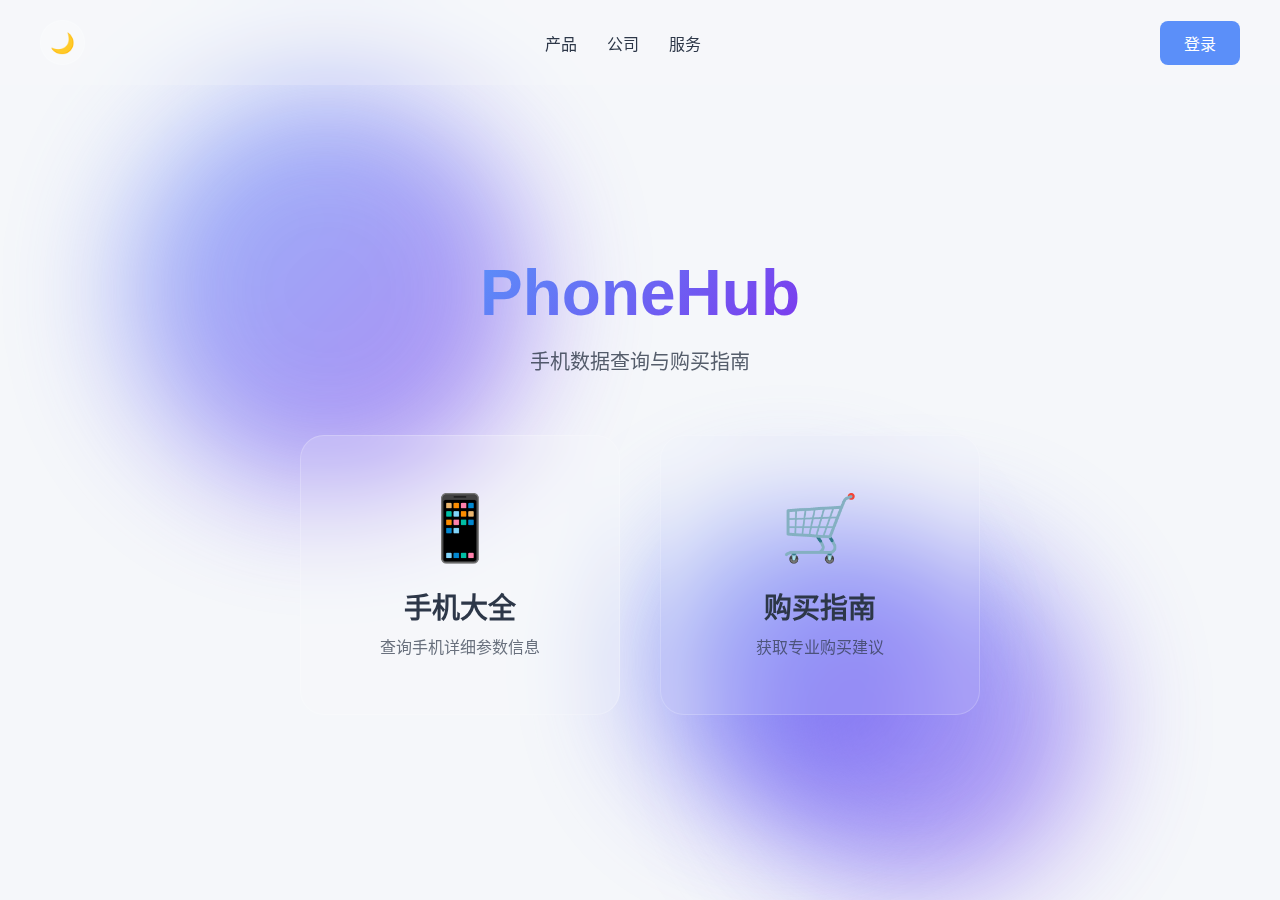
<file: index.html>
<!DOCTYPE html>
<html lang="zh-CN">
<head>
    <meta charset="UTF-8">
    <meta name="viewport" content="width=device-width, initial-scale=1.0">
    <title>PhoneHub - 手机数据查询与购买指南</title>
    <link rel="stylesheet" href="index.css">
</head>
<body class="light-theme">
    <!-- 液态背景球体 -->
    <div class="liquid-background">
        <div class="liquid-ball ball-1"></div>
        <div class="liquid-ball ball-2"></div>
        <div class="liquid-ball ball-3"></div>
    </div>

    <!-- 导航栏 -->
    <nav class="navbar">
        <div class="nav-left">
            <button class="theme-toggle" id="themeToggle" aria-label="切换主题">
                <span class="theme-icon">🌙</span>
            </button>
        </div>
        <div class="nav-center">
            <a href="https://ys.mihoyo.com/" class="nav-link">产品</a>
            <a href="https://ys.mihoyo.com/" class="nav-link">公司</a>
            <a href="https://ys.mihoyo.com/" class="nav-link">服务</a>
        </div>
        <div class="nav-right">
            <button class="login-btn" id="loginBtn">登录</button>
        </div>
    </nav>

    <!-- 主要内容区域 -->
    <main class="main-content">
        <h1 class="site-title">PhoneHub</h1>
        <p class="site-subtitle">手机数据查询与购买指南</p>
        
        <div class="feature-buttons">
            <a href="phone-list.html" class="feature-btn btn-query">
                <div class="btn-icon">📱</div>
                <div class="btn-text">
                    <h2>手机大全</h2>
                    <p>查询手机详细参数信息</p>
                </div>
            </a>
            <a href="#" class="feature-btn btn-guide">
                <div class="btn-icon">🛒</div>
                <div class="btn-text">
                    <h2>购买指南</h2>
                    <p>获取专业购买建议</p>
                </div>
            </a>
        </div>
    </main>

    <!-- 登录/注册弹窗 -->
    <div class="modal-overlay" id="loginModal">
        <div class="modal-container">
            <button class="modal-close" id="closeModal">&times;</button>
            
            <!-- 一级选择：登录/注册 -->
            <div class="auth-select" id="authSelect">
                <button class="auth-option active" data-type="login">登录</button>
                <button class="auth-option" data-type="register">注册</button>
            </div>

            <!-- 功能页跳转（登录弹窗左侧） -->
            <div class="modal-side-nav">
                <a href="phone-list.html" class="side-nav-link">手机大全</a>
                <a href="#" class="side-nav-link">购买指南</a>
            </div>

            <!-- 登录表单 -->
            <div class="auth-form" id="loginForm">
                <h2>登录</h2>
                <div class="form-group">
                    <label>手机号</label>
                    <input type="tel" placeholder="请输入手机号" id="loginPhone">
                </div>
                <div class="form-group">
                    <label>密码</label>
                    <input type="password" placeholder="请输入密码" id="loginPassword">
                </div>
                <div class="form-group checkbox-group">
                    <input type="checkbox" id="loginAgree">
                    <label for="loginAgree">
                        我已阅读并同意
                        <a href="https://ys.mihoyo.com/" target="_blank" class="agreement-link">《用户协议》</a>
                    </label>
                </div>
                <button class="submit-btn" id="loginSubmit" disabled>登录</button>
            </div>

            <!-- 注册表单 -->
            <div class="auth-form hidden" id="registerForm">
                <h2>注册</h2>
                <div class="form-group">
                    <label>手机号</label>
                    <input type="tel" placeholder="请输入手机号" id="registerPhone">
                </div>
                <div class="form-group">
                    <label>密码</label>
                    <input type="password" placeholder="请设置密码" id="registerPassword">
                </div>
                <div class="form-group">
                    <label>确认密码</label>
                    <input type="password" placeholder="请再次输入密码" id="registerPasswordConfirm">
                </div>
                <div class="form-group checkbox-group">
                    <input type="checkbox" id="registerAgree">
                    <label for="registerAgree">
                        我已阅读并同意
                        <a href="https://ys.mihoyo.com/" target="_blank" class="agreement-link">《用户协议》</a>
                    </label>
                </div>
                <button class="submit-btn" id="registerSubmit" disabled>注册</button>
            </div>
        </div>
    </div>

    <script src="common.js"></script>
    <script src="index.js"></script>
</body>
</html>
</file>
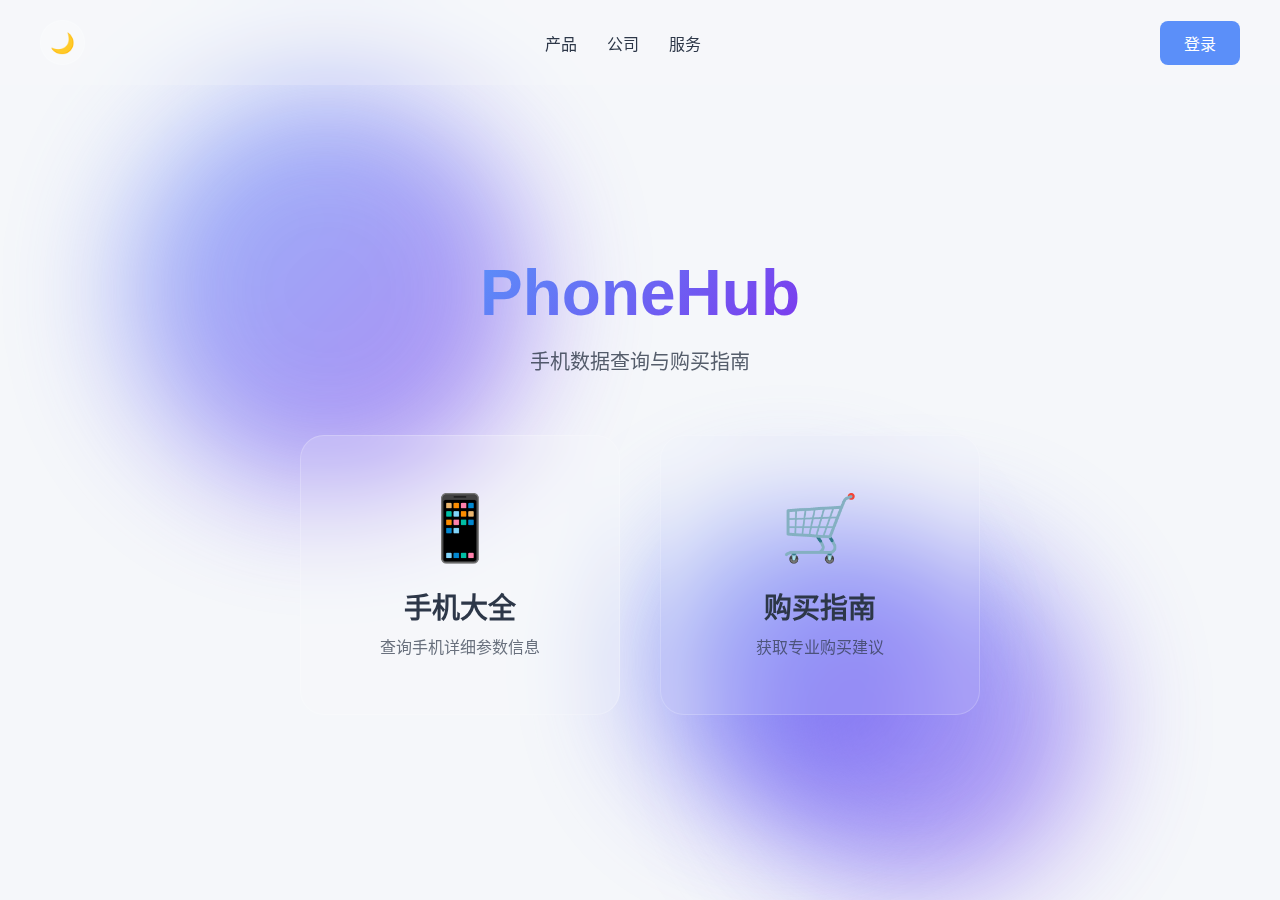
<file: 手机网站购买指南/index.html>
<!DOCTYPE html>
<html lang="zh-CN">
<head>
    <meta charset="UTF-8">
    <meta name="viewport" content="width=device-width, initial-scale=1.0">
    <title>PhoneHub - 手机数据查询与购买指南</title>
    <link rel="stylesheet" href="index.css">
</head>
<body class="light-theme">
    <!-- 液态背景球体 -->
    <div class="liquid-background">
        <div class="liquid-ball ball-1"></div>
        <div class="liquid-ball ball-2"></div>
        <div class="liquid-ball ball-3"></div>
    </div>

    <!-- 导航栏 -->
    <nav class="navbar">
        <div class="nav-left">
            <button class="theme-toggle" id="themeToggle" aria-label="切换主题">
                <span class="theme-icon">🌙</span>
            </button>
        </div>
        <div class="nav-center">
            <a href="https://ys.mihoyo.com/" class="nav-link">产品</a>
            <a href="https://ys.mihoyo.com/" class="nav-link">公司</a>
            <a href="https://ys.mihoyo.com/" class="nav-link">服务</a>
        </div>
        <div class="nav-right">
            <button class="login-btn" id="loginBtn">登录</button>
        </div>
    </nav>

    <!-- 主要内容区域 -->
    <main class="main-content">
        <h1 class="site-title">PhoneHub</h1>
        <p class="site-subtitle">手机数据查询与购买指南</p>
        
        <div class="feature-buttons">
            <a href="phone-list.html" class="feature-btn btn-query">
                <div class="btn-icon">📱</div>
                <div class="btn-text">
                    <h2>手机大全</h2>
                    <p>查询手机详细参数信息</p>
                </div>
            </a>
            <a href="budget-recommendation.html" class="feature-btn btn-guide">
                <div class="btn-icon">🛒</div>
                <div class="btn-text">
                    <h2>购买指南</h2>
                    <p>获取专业购买建议</p>
                </div>
            </a>
        </div>
    </main>

    <!-- 登录/注册弹窗 -->
    <div class="modal-overlay" id="loginModal">
        <div class="modal-container">
            <button class="modal-close" id="closeModal">&times;</button>
            
            <!-- 一级选择：登录/注册 -->
            <div class="auth-select" id="authSelect">
                <button class="auth-option active" data-type="login">登录</button>
                <button class="auth-option" data-type="register">注册</button>
            </div>

            <!-- 功能页跳转（登录弹窗左侧） -->
            <div class="modal-side-nav">
                <a href="phone-list.html" class="side-nav-link">手机大全</a>
                <a href="budget-recommendation.html" class="side-nav-link">购买指南</a>
            </div>

            <!-- 登录表单 -->
            <div class="auth-form" id="loginForm">
                <h2>登录</h2>
                <div class="form-group">
                    <label>手机号</label>
                    <input type="tel" placeholder="请输入手机号" id="loginPhone">
                </div>
                <div class="form-group">
                    <label>密码</label>
                    <input type="password" placeholder="请输入密码" id="loginPassword">
                </div>
                <div class="form-group checkbox-group">
                    <input type="checkbox" id="loginAgree">
                    <label for="loginAgree">
                        我已阅读并同意
                        <a href="https://ys.mihoyo.com/" target="_blank" class="agreement-link">《用户协议》</a>
                    </label>
                </div>
                <button class="submit-btn" id="loginSubmit" disabled>登录</button>
            </div>

            <!-- 注册表单 -->
            <div class="auth-form hidden" id="registerForm">
                <h2>注册</h2>
                <div class="form-group">
                    <label>手机号</label>
                    <input type="tel" placeholder="请输入手机号" id="registerPhone">
                </div>
                <div class="form-group">
                    <label>密码</label>
                    <input type="password" placeholder="请设置密码" id="registerPassword">
                </div>
                <div class="form-group">
                    <label>确认密码</label>
                    <input type="password" placeholder="请再次输入密码" id="registerPasswordConfirm">
                </div>
                <div class="form-group checkbox-group">
                    <input type="checkbox" id="registerAgree">
                    <label for="registerAgree">
                        我已阅读并同意
                        <a href="https://ys.mihoyo.com/" target="_blank" class="agreement-link">《用户协议》</a>
                    </label>
                </div>
                <button class="submit-btn" id="registerSubmit" disabled>注册</button>
            </div>
        </div>
    </div>

    <script src="common.js"></script>
    <script src="index.js"></script>
</body>
</html>
</file>
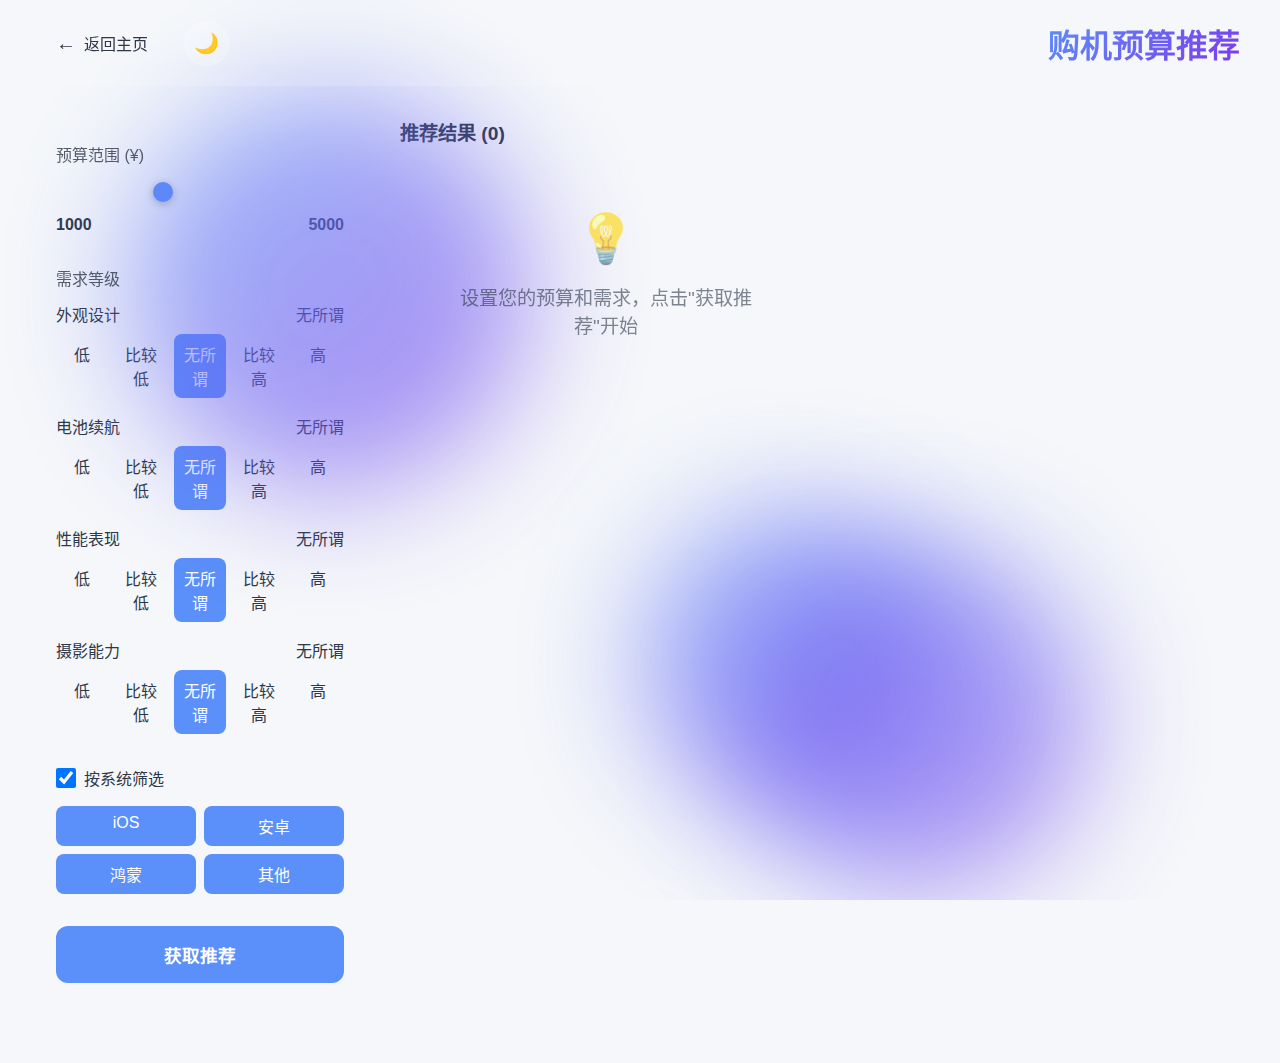
<file: 手机网站购买指南/budget-recommendation.html>
<!DOCTYPE html>
<html lang="zh-CN">
<head>
    <meta charset="UTF-8">
    <meta name="viewport" content="width=device-width, initial-scale=1.0">
    <title>购机预算推荐 - PhoneHub</title>
    <link rel="stylesheet" href="phone-list.css">
    <style>
        /* 预算推荐页面特有样式 */
        .recommendation-container {
            display: flex;
            gap: 2rem;
            padding: 2rem;
            max-width: 1400px;
            margin: 0 auto;
        }
        
        .filter-section {
            background: var(--card-bg);
            border-radius: 16px;
            padding: 1.5rem;
            box-shadow: var(--card-shadow);
        }
        
        .price-range-section {
            margin-bottom: 2rem;
        }
        
        .price-slider-container {
            margin: 1rem 0;
        }
        
        .price-slider {
            width: 100%;
            height: 8px;
            -webkit-appearance: none;
            background: linear-gradient(to right, var(--primary-color), var(--primary-color)) no-repeat;
            background-size: 0% 100%;
            border-radius: 4px;
            outline: none;
        }
        
        .price-slider::-webkit-slider-thumb {
            -webkit-appearance: none;
            width: 20px;
            height: 20px;
            border-radius: 50%;
            background: var(--primary-color);
            cursor: pointer;
            box-shadow: 0 2px 8px rgba(0,0,0,0.3);
        }
        
        .price-display {
            display: flex;
            justify-content: space-between;
            margin-top: 0.5rem;
            font-weight: bold;
        }
        
        .requirement-section {
            margin-bottom: 2rem;
        }
        
        .requirement-item {
            margin-bottom: 1rem;
        }
        
        .requirement-label {
            display: flex;
            justify-content: space-between;
            margin-bottom: 0.5rem;
        }
        
        .rating-selector {
            display: flex;
            gap: 0.5rem;
        }
        
        .rating-option {
            flex: 1;
            padding: 0.5rem;
            text-align: center;
            border: 2px solid var(--border-color);
            border-radius: 8px;
            cursor: pointer;
            transition: all 0.3s ease;
        }
        
        .rating-option:hover {
            transform: scale(1.05);
            border-color: var(--primary-color);
        }
        
        .rating-option.selected {
            background: var(--primary-color);
            color: white;
            border-color: var(--primary-color);
        }
        
        .system-filter-section {
            margin-bottom: 2rem;
        }
        
        .system-toggle {
            display: flex;
            align-items: center;
            gap: 0.5rem;
            margin-bottom: 1rem;
        }
        
        .system-toggle input[type="checkbox"] {
            width: 20px;
            height: 20px;
        }
        
        .system-options {
            display: grid;
            grid-template-columns: repeat(auto-fit, minmax(100px, 1fr));
            gap: 0.5rem;
        }
        
        .system-option {
            padding: 0.5rem;
            text-align: center;
            border: 2px solid var(--border-color);
            border-radius: 8px;
            cursor: pointer;
            transition: all 0.3s ease;
        }
        
        .system-option:hover {
            transform: scale(1.05);
            border-color: var(--primary-color);
        }
        
        .system-option.selected {
            background: var(--primary-color);
            color: white;
            border-color: var(--primary-color);
        }
        
        .recommend-button {
            width: 100%;
            padding: 1rem;
            background: var(--primary-color);
            color: white;
            border: none;
            border-radius: 12px;
            font-size: 1.1rem;
            font-weight: bold;
            cursor: pointer;
            transition: all 0.3s ease;
        }
        
        .recommend-button:hover {
            transform: scale(1.05);
            box-shadow: 0 4px 20px rgba(0,0,0,0.3);
        }
        
        .results-container {
            flex: 1;
        }
        
        .results-header {
            display: flex;
            justify-content: space-between;
            align-items: center;
            margin-bottom: 1rem;
        }
        
        .results-count {
            font-size: 1.2rem;
            font-weight: bold;
        }
        
        .phone-results {
            display: grid;
            grid-template-columns: repeat(auto-fill, minmax(280px, 1fr));
            gap: 1.5rem;
        }
        
        .phone-card.recommended {
            opacity: 0;
            transform: translateY(20px);
            animation: fadeInUp 0.6s ease forwards;
        }
        
        @keyframes fadeInUp {
            to {
                opacity: 1;
                transform: translateY(0);
            }
        }
        
        .empty-state {
            text-align: center;
            padding: 3rem;
            color: var(--text-secondary);
        }
        
        .empty-state-icon {
            font-size: 3rem;
            margin-bottom: 1rem;
        }
        
        .empty-state-text {
            font-size: 1.2rem;
        }
        
        /* 暗色主题适配 */
        .dark-theme .filter-section {
            background: #2d2d2d;
            box-shadow: 0 4px 20px rgba(0,0,0,0.5);
        }
        
        .dark-theme .rating-option,
        .dark-theme .system-option {
            border-color: #444;
        }
        
        .dark-theme .rating-option.selected,
        .dark-theme .system-option.selected {
            background: #007bff;
        }
    </style>
</head>
<body class="light-theme">
    <!-- 液态背景球体 -->
    <div class="liquid-background">
        <div class="liquid-ball ball-1"></div>
        <div class="liquid-ball ball-2"></div>
        <div class="liquid-ball ball-3"></div>
    </div>

    <!-- 顶部导航 -->
    <nav class="top-nav">
        <div class="nav-left">
            <a href="index.html" class="back-btn">
                <span class="back-icon">←</span>
                <span>返回主页</span>
            </a>
            <button class="theme-toggle" id="themeToggle" aria-label="切换主题">
                <span class="theme-icon">🌙</span>
            </button>
        </div>
        <h1 class="page-title">购机预算推荐</h1>
    </nav>

    <!-- 主要内容区域 -->
    <div class="recommendation-container">
        <!-- 左侧筛选区域 -->
        <aside class="filter-section">
            <!-- 价格范围筛选 -->
            <div class="price-range-section">
                <h3 class="filter-section-title">预算范围 (¥)</h3>
                <div class="price-slider-container">
                    <input type="range" min="1000" max="12000" step="100" value="5000" class="price-slider" id="priceSlider">
                </div>
                <div class="price-display">
                    <span id="minPrice">1000</span>
                    <span id="maxPrice">5000</span>
                </div>
            </div>

            <!-- 需求等级筛选 -->
            <div class="requirement-section">
                <h3 class="filter-section-title">需求等级</h3>
                <div class="requirement-item">
                    <div class="requirement-label">
                        <span>外观设计</span>
                        <span class="current-rating" data-type="appearance">无所谓</span>
                    </div>
                    <div class="rating-selector" data-type="appearance">
                        <div class="rating-option" data-value="1">低</div>
                        <div class="rating-option" data-value="2">比较低</div>
                        <div class="rating-option selected" data-value="3">无所谓</div>
                        <div class="rating-option" data-value="4">比较高</div>
                        <div class="rating-option" data-value="5">高</div>
                    </div>
                </div>
                <div class="requirement-item">
                    <div class="requirement-label">
                        <span>电池续航</span>
                        <span class="current-rating" data-type="battery">无所谓</span>
                    </div>
                    <div class="rating-selector" data-type="battery">
                        <div class="rating-option" data-value="1">低</div>
                        <div class="rating-option" data-value="2">比较低</div>
                        <div class="rating-option selected" data-value="3">无所谓</div>
                        <div class="rating-option" data-value="4">比较高</div>
                        <div class="rating-option" data-value="5">高</div>
                    </div>
                </div>
                <div class="requirement-item">
                    <div class="requirement-label">
                        <span>性能表现</span>
                        <span class="current-rating" data-type="performance">无所谓</span>
                    </div>
                    <div class="rating-selector" data-type="performance">
                        <div class="rating-option" data-value="1">低</div>
                        <div class="rating-option" data-value="2">比较低</div>
                        <div class="rating-option selected" data-value="3">无所谓</div>
                        <div class="rating-option" data-value="4">比较高</div>
                        <div class="rating-option" data-value="5">高</div>
                    </div>
                </div>
                <div class="requirement-item">
                    <div class="requirement-label">
                        <span>摄影能力</span>
                        <span class="current-rating" data-type="camera">无所谓</span>
                    </div>
                    <div class="rating-selector" data-type="camera">
                        <div class="rating-option" data-value="1">低</div>
                        <div class="rating-option" data-value="2">比较低</div>
                        <div class="rating-option selected" data-value="3">无所谓</div>
                        <div class="rating-option" data-value="4">比较高</div>
                        <div class="rating-option" data-value="5">高</div>
                    </div>
                </div>
            </div>

            <!-- 系统筛选 -->
            <div class="system-filter-section">
                <div class="system-toggle">
                    <input type="checkbox" id="systemToggle" checked>
                    <label for="systemToggle">按系统筛选</label>
                </div>
                <div class="system-options" id="systemOptions">
                    <div class="system-option" data-system="ios">iOS</div>
                    <div class="system-option" data-system="android">安卓</div>
                    <div class="system-option" data-system="harmony">鸿蒙</div>
                    <div class="system-option" data-system="other">其他</div>
                </div>
            </div>

            <!-- 推荐按钮 -->
            <button class="recommend-button" id="recommendButton">获取推荐</button>
        </aside>

        <!-- 右侧结果区域 -->
        <main class="results-container">
            <div class="results-header">
                <h2 class="results-count">推荐结果 (<span id="resultCount">0</span>)</h2>
            </div>
            <div class="phone-results" id="phoneResults">
                <div class="empty-state">
                    <div class="empty-state-icon">💡</div>
                    <div class="empty-state-text">设置您的预算和需求，点击"获取推荐"开始</div>
                </div>
            </div>
        </main>
    </div>

    <!-- 手机详情弹窗 -->
    <div class="modal-overlay" id="phoneModal">
        <div class="modal-container">
            <button class="modal-close" id="closePhoneModal">&times;</button>
            <div class="phone-detail" id="phoneDetail">
                <!-- 动态生成详情内容 -->
            </div>
        </div>
    </div>

    <script src="common.js"></script>
    <script src="budget-recommendation.js"></script>
</body>
</html>
</file>
<file: index.css>
/* 全局变量 */
:root {
    --primary-color: #5B8FF9;
    --primary-dark: #4A7AE8;
    --secondary-color: #7C3AED;
    --bg-light: #F5F7FA;
    --bg-dark: #1A1D29;
    --text-light: #2D3748;
    --text-dark: #E2E8F0;
    --card-light: #FFFFFF;
    --card-dark: #252836;
    --border-light: #E2E8F0;
    --border-dark: #3A3F4F;
    --glow-color: rgba(91, 143, 249, 0.5);
    --transition: cubic-bezier(0.4, 0, 0.2, 1);
}

/* 基础样式 */
* {
    margin: 0;
    padding: 0;
    box-sizing: border-box;
}

body {
    font-family: -apple-system, BlinkMacSystemFont, 'Segoe UI', 'PingFang SC', 'Hiragino Sans GB', 'Microsoft YaHei', sans-serif;
    min-height: 100vh;
    overflow-x: hidden;
    position: relative;
    transition: background-color 0.6s var(--transition), color 0.6s var(--transition);
}

.light-theme {
    background-color: var(--bg-light);
    color: var(--text-light);
}

.dark-theme {
    background-color: var(--bg-dark);
    color: var(--text-dark);
}

/* 液态背景 */
.liquid-background {
    position: fixed;
    top: 0;
    left: 0;
    width: 100%;
    height: 100%;
    z-index: 0;
    overflow: hidden;
    pointer-events: none;
}

.liquid-ball {
    position: absolute;
    border-radius: 50%;
    filter: blur(60px);
    opacity: 0.6;
    animation: float 20s infinite ease-in-out;
    transition: all 0.6s var(--transition);
}

.light-theme .liquid-ball {
    background: linear-gradient(135deg, var(--primary-color), var(--secondary-color));
}

.dark-theme .liquid-ball {
    background: linear-gradient(135deg, var(--primary-color), var(--secondary-color));
    opacity: 0.3;
}

.ball-1 {
    width: 400px;
    height: 400px;
    top: 10%;
    left: 10%;
    animation-delay: 0s;
}

.ball-2 {
    width: 350px;
    height: 350px;
    top: 60%;
    right: 15%;
    animation-delay: -7s;
}

.ball-3 {
    width: 300px;
    height: 300px;
    bottom: 10%;
    left: 50%;
    animation-delay: -14s;
}

@keyframes float {
    0%, 100% {
        transform: translate(0, 0) scale(1);
    }
    33% {
        transform: translate(30px, -50px) scale(1.1);
    }
    66% {
        transform: translate(-20px, 30px) scale(0.9);
    }
}

/* 导航栏 */
.navbar {
    position: relative;
    z-index: 100;
    display: flex;
    justify-content: space-between;
    align-items: center;
    padding: 20px 40px;
    backdrop-filter: blur(10px);
    background: rgba(255, 255, 255, 0.1);
}

.dark-theme .navbar {
    background: rgba(26, 29, 41, 0.8);
}

.nav-left, .nav-right {
    display: flex;
    align-items: center;
    gap: 20px;
}

.nav-center {
    display: flex;
    gap: 30px;
}

.nav-link {
    color: inherit;
    text-decoration: none;
    font-size: 16px;
    transition: all 0.3s var(--transition);
    position: relative;
}

.nav-link::after {
    content: '';
    position: absolute;
    bottom: -5px;
    left: 0;
    width: 0;
    height: 2px;
    background: var(--primary-color);
    transition: width 0.3s var(--transition);
}

.nav-link:hover::after {
    width: 100%;
}

/* 主题切换按钮 */
.theme-toggle {
    background: rgba(255, 255, 255, 0.1);
    border: 1px solid rgba(255, 255, 255, 0.2);
    border-radius: 50%;
    width: 45px;
    height: 45px;
    display: flex;
    align-items: center;
    justify-content: center;
    cursor: pointer;
    transition: all 0.4s var(--transition);
    backdrop-filter: blur(10px);
}

.theme-toggle:hover {
    transform: scale(1.1);
    background: rgba(91, 143, 249, 0.2);
    box-shadow: 0 0 20px var(--glow-color);
}

.theme-icon {
    font-size: 20px;
    transition: transform 0.4s var(--transition);
}

.theme-toggle:hover .theme-icon {
    transform: rotate(15deg);
}

/* 登录按钮 */
.login-btn {
    background: var(--primary-color);
    color: white;
    border: none;
    padding: 10px 24px;
    border-radius: 8px;
    font-size: 16px;
    cursor: pointer;
    transition: all 0.3s var(--transition);
    font-weight: 500;
}

.login-btn:hover {
    transform: scale(1.05);
    background: var(--primary-dark);
    box-shadow: 0 4px 20px var(--glow-color);
}

/* 主要内容 */
.main-content {
    position: relative;
    z-index: 10;
    display: flex;
    flex-direction: column;
    align-items: center;
    justify-content: center;
    min-height: calc(100vh - 100px);
    padding: 40px 20px;
    text-align: center;
}

.site-title {
    font-size: 64px;
    font-weight: 700;
    margin-bottom: 16px;
    background: linear-gradient(135deg, var(--primary-color), var(--secondary-color));
    -webkit-background-clip: text;
    -webkit-text-fill-color: transparent;
    background-clip: text;
    animation: fadeInUp 0.8s var(--transition);
}

.site-subtitle {
    font-size: 20px;
    opacity: 0.8;
    margin-bottom: 60px;
    animation: fadeInUp 0.8s var(--transition) 0.2s both;
}

/* 功能按钮 */
.feature-buttons {
    display: flex;
    gap: 40px;
    flex-wrap: wrap;
    justify-content: center;
    animation: fadeInUp 0.8s var(--transition) 0.4s both;
}

.feature-btn {
    display: flex;
    flex-direction: column;
    align-items: center;
    justify-content: center;
    width: 320px;
    height: 280px;
    background: rgba(255, 255, 255, 0.1);
    backdrop-filter: blur(20px);
    border: 1px solid rgba(255, 255, 255, 0.2);
    border-radius: 24px;
    text-decoration: none;
    color: inherit;
    transition: all 0.4s var(--transition);
    cursor: pointer;
    position: relative;
    overflow: hidden;
}

.dark-theme .feature-btn {
    background: rgba(37, 40, 54, 0.6);
    border-color: rgba(255, 255, 255, 0.1);
}

.feature-btn::before {
    content: '';
    position: absolute;
    top: 50%;
    left: 50%;
    width: 0;
    height: 0;
    border-radius: 50%;
    background: radial-gradient(circle, var(--glow-color) 0%, transparent 70%);
    transform: translate(-50%, -50%);
    transition: all 0.6s var(--transition);
    opacity: 0;
}

.feature-btn:hover {
    transform: scale(1.08);
    border-color: var(--primary-color);
    box-shadow: 0 8px 40px var(--glow-color);
}

.feature-btn:hover::before {
    width: 300px;
    height: 300px;
    opacity: 1;
}

.btn-icon {
    font-size: 64px;
    margin-bottom: 20px;
    position: relative;
    z-index: 1;
    transition: transform 0.4s var(--transition);
}

.feature-btn:hover .btn-icon {
    transform: scale(1.1) rotate(5deg);
}

.btn-text {
    position: relative;
    z-index: 1;
}

.btn-text h2 {
    font-size: 28px;
    margin-bottom: 8px;
    font-weight: 600;
}

.btn-text p {
    font-size: 16px;
    opacity: 0.7;
}

/* 弹窗样式 */
.modal-overlay {
    position: fixed;
    top: 0;
    left: 0;
    width: 100%;
    height: 100%;
    background: rgba(0, 0, 0, 0.6);
    backdrop-filter: blur(5px);
    z-index: 1000;
    display: none;
    align-items: center;
    justify-content: center;
    animation: fadeIn 0.3s var(--transition);
}

.modal-overlay.active {
    display: flex;
}

.modal-container {
    position: relative;
    background: var(--card-light);
    border-radius: 20px;
    padding: 40px;
    max-width: 500px;
    width: 90%;
    max-height: 90vh;
    overflow-y: auto;
    box-shadow: 0 20px 60px rgba(0, 0, 0, 0.3);
    animation: slideUp 0.4s var(--transition);
}

.dark-theme .modal-container {
    background: var(--card-dark);
}

.modal-close {
    position: absolute;
    top: 20px;
    right: 20px;
    background: none;
    border: none;
    font-size: 32px;
    color: inherit;
    cursor: pointer;
    width: 40px;
    height: 40px;
    display: flex;
    align-items: center;
    justify-content: center;
    border-radius: 50%;
    transition: all 0.3s var(--transition);
    opacity: 0.6;
}

.modal-close:hover {
    opacity: 1;
    background: rgba(0, 0, 0, 0.1);
    transform: rotate(90deg);
}

.dark-theme .modal-close:hover {
    background: rgba(255, 255, 255, 0.1);
}

/* 认证选择 */
.auth-select {
    display: flex;
    gap: 10px;
    margin-bottom: 30px;
    background: rgba(0, 0, 0, 0.05);
    padding: 5px;
    border-radius: 12px;
}

.dark-theme .auth-select {
    background: rgba(255, 255, 255, 0.05);
}

.auth-option {
    flex: 1;
    padding: 12px;
    border: none;
    background: transparent;
    color: inherit;
    border-radius: 8px;
    cursor: pointer;
    font-size: 16px;
    transition: all 0.3s var(--transition);
}

.auth-option.active {
    background: var(--primary-color);
    color: white;
    box-shadow: 0 4px 12px rgba(91, 143, 249, 0.3);
}

/* 侧边导航 */
.modal-side-nav {
    position: absolute;
    left: -120px;
    top: 40px;
    display: flex;
    flex-direction: column;
    gap: 15px;
}

.side-nav-link {
    padding: 12px 20px;
    background: rgba(255, 255, 255, 0.1);
    backdrop-filter: blur(10px);
    border: 1px solid rgba(255, 255, 255, 0.2);
    border-radius: 12px;
    color: inherit;
    text-decoration: none;
    transition: all 0.3s var(--transition);
    font-size: 14px;
}

.dark-theme .side-nav-link {
    background: rgba(37, 40, 54, 0.6);
}

.side-nav-link:hover {
    transform: translateX(5px);
    background: var(--primary-color);
    color: white;
    box-shadow: 0 4px 12px var(--glow-color);
}

/* 表单样式 */
.auth-form {
    animation: fadeIn 0.3s var(--transition);
}

.auth-form.hidden {
    display: none;
}

.auth-form h2 {
    margin-bottom: 30px;
    font-size: 24px;
    font-weight: 600;
}

.form-group {
    margin-bottom: 20px;
}

.form-group label {
    display: block;
    margin-bottom: 8px;
    font-size: 14px;
    font-weight: 500;
    opacity: 0.8;
}

.form-group input[type="tel"],
.form-group input[type="password"] {
    width: 100%;
    padding: 12px 16px;
    border: 1px solid var(--border-light);
    border-radius: 8px;
    font-size: 16px;
    background: var(--card-light);
    color: inherit;
    transition: all 0.3s var(--transition);
}

.dark-theme .form-group input {
    border-color: var(--border-dark);
    background: rgba(255, 255, 255, 0.05);
}

.form-group input:focus {
    outline: none;
    border-color: var(--primary-color);
    box-shadow: 0 0 0 3px rgba(91, 143, 249, 0.1);
}

.checkbox-group {
    display: flex;
    align-items: center;
    gap: 8px;
}

.checkbox-group input[type="checkbox"] {
    width: 18px;
    height: 18px;
    cursor: pointer;
}

.agreement-link {
    color: var(--primary-color);
    text-decoration: none;
    transition: opacity 0.3s var(--transition);
}

.agreement-link:hover {
    opacity: 0.8;
    text-decoration: underline;
}

.submit-btn {
    width: 100%;
    padding: 14px;
    background: var(--primary-color);
    color: white;
    border: none;
    border-radius: 8px;
    font-size: 16px;
    font-weight: 500;
    cursor: pointer;
    transition: all 0.3s var(--transition);
    margin-top: 10px;
}

.submit-btn:disabled {
    opacity: 0.5;
    cursor: not-allowed;
    transform: none;
}

.submit-btn:not(:disabled):hover {
    background: var(--primary-dark);
    transform: translateY(-2px);
    box-shadow: 0 4px 12px var(--glow-color);
}

/* 动画 */
@keyframes fadeIn {
    from {
        opacity: 0;
    }
    to {
        opacity: 1;
    }
}

@keyframes fadeInUp {
    from {
        opacity: 0;
        transform: translateY(30px);
    }
    to {
        opacity: 1;
        transform: translateY(0);
    }
}

@keyframes slideUp {
    from {
        opacity: 0;
        transform: translateY(50px);
    }
    to {
        opacity: 1;
        transform: translateY(0);
    }
}

/* 响应式设计 */
@media (max-width: 768px) {
    .navbar {
        padding: 15px 20px;
    }

    .nav-center {
        display: none;
    }

    .site-title {
        font-size: 48px;
    }

    .feature-buttons {
        flex-direction: column;
        gap: 20px;
    }

    .feature-btn {
        width: 100%;
        max-width: 320px;
    }

    .modal-side-nav {
        position: static;
        flex-direction: row;
        margin-bottom: 20px;
    }

    .modal-container {
        padding: 30px 20px;
    }
}
</file>
<file: 手机网站购买指南/index.css>
/* 全局变量 */
:root {
    --primary-color: #5B8FF9;
    --primary-dark: #4A7AE8;
    --secondary-color: #7C3AED;
    --bg-light: #F5F7FA;
    --bg-dark: #1A1D29;
    --text-light: #2D3748;
    --text-dark: #E2E8F0;
    --card-light: #FFFFFF;
    --card-dark: #252836;
    --border-light: #E2E8F0;
    --border-dark: #3A3F4F;
    --glow-color: rgba(91, 143, 249, 0.5);
    --transition: cubic-bezier(0.4, 0, 0.2, 1);
}

/* 基础样式 */
* {
    margin: 0;
    padding: 0;
    box-sizing: border-box;
}

body {
    font-family: -apple-system, BlinkMacSystemFont, 'Segoe UI', 'PingFang SC', 'Hiragino Sans GB', 'Microsoft YaHei', sans-serif;
    min-height: 100vh;
    overflow-x: hidden;
    position: relative;
    transition: background-color 0.6s var(--transition), color 0.6s var(--transition);
}

.light-theme {
    background-color: var(--bg-light);
    color: var(--text-light);
}

.dark-theme {
    background-color: var(--bg-dark);
    color: var(--text-dark);
}

/* 液态背景 */
.liquid-background {
    position: fixed;
    top: 0;
    left: 0;
    width: 100%;
    height: 100%;
    z-index: 0;
    overflow: hidden;
    pointer-events: none;
}

.liquid-ball {
    position: absolute;
    border-radius: 50%;
    filter: blur(60px);
    opacity: 0.6;
    animation: float 20s infinite ease-in-out;
    transition: all 0.6s var(--transition);
}

.light-theme .liquid-ball {
    background: linear-gradient(135deg, var(--primary-color), var(--secondary-color));
}

.dark-theme .liquid-ball {
    background: linear-gradient(135deg, var(--primary-color), var(--secondary-color));
    opacity: 0.3;
}

.ball-1 {
    width: 400px;
    height: 400px;
    top: 10%;
    left: 10%;
    animation-delay: 0s;
}

.ball-2 {
    width: 350px;
    height: 350px;
    top: 60%;
    right: 15%;
    animation-delay: -7s;
}

.ball-3 {
    width: 300px;
    height: 300px;
    bottom: 10%;
    left: 50%;
    animation-delay: -14s;
}

@keyframes float {
    0%, 100% {
        transform: translate(0, 0) scale(1);
    }
    33% {
        transform: translate(30px, -50px) scale(1.1);
    }
    66% {
        transform: translate(-20px, 30px) scale(0.9);
    }
}

/* 导航栏 */
.navbar {
    position: relative;
    z-index: 100;
    display: flex;
    justify-content: space-between;
    align-items: center;
    padding: 20px 40px;
    backdrop-filter: blur(10px);
    background: rgba(255, 255, 255, 0.1);
}

.dark-theme .navbar {
    background: rgba(26, 29, 41, 0.8);
}

.nav-left, .nav-right {
    display: flex;
    align-items: center;
    gap: 20px;
}

.nav-center {
    display: flex;
    gap: 30px;
}

.nav-link {
    color: inherit;
    text-decoration: none;
    font-size: 16px;
    transition: all 0.3s var(--transition);
    position: relative;
}

.nav-link::after {
    content: '';
    position: absolute;
    bottom: -5px;
    left: 0;
    width: 0;
    height: 2px;
    background: var(--primary-color);
    transition: width 0.3s var(--transition);
}

.nav-link:hover::after {
    width: 100%;
}

/* 主题切换按钮 */
.theme-toggle {
    background: rgba(255, 255, 255, 0.1);
    border: 1px solid rgba(255, 255, 255, 0.2);
    border-radius: 50%;
    width: 45px;
    height: 45px;
    display: flex;
    align-items: center;
    justify-content: center;
    cursor: pointer;
    transition: all 0.4s var(--transition);
    backdrop-filter: blur(10px);
}

.theme-toggle:hover {
    transform: scale(1.1);
    background: rgba(91, 143, 249, 0.2);
    box-shadow: 0 0 20px var(--glow-color);
}

.theme-icon {
    font-size: 20px;
    transition: transform 0.4s var(--transition);
}

.theme-toggle:hover .theme-icon {
    transform: rotate(15deg);
}

/* 登录按钮 */
.login-btn {
    background: var(--primary-color);
    color: white;
    border: none;
    padding: 10px 24px;
    border-radius: 8px;
    font-size: 16px;
    cursor: pointer;
    transition: all 0.3s var(--transition);
    font-weight: 500;
}

.login-btn:hover {
    transform: scale(1.05);
    background: var(--primary-dark);
    box-shadow: 0 4px 20px var(--glow-color);
}

/* 主要内容 */
.main-content {
    position: relative;
    z-index: 10;
    display: flex;
    flex-direction: column;
    align-items: center;
    justify-content: center;
    min-height: calc(100vh - 100px);
    padding: 40px 20px;
    text-align: center;
}

.site-title {
    font-size: 64px;
    font-weight: 700;
    margin-bottom: 16px;
    background: linear-gradient(135deg, var(--primary-color), var(--secondary-color));
    -webkit-background-clip: text;
    -webkit-text-fill-color: transparent;
    background-clip: text;
    animation: fadeInUp 0.8s var(--transition);
}

.site-subtitle {
    font-size: 20px;
    opacity: 0.8;
    margin-bottom: 60px;
    animation: fadeInUp 0.8s var(--transition) 0.2s both;
}

/* 功能按钮 */
.feature-buttons {
    display: flex;
    gap: 40px;
    flex-wrap: wrap;
    justify-content: center;
    animation: fadeInUp 0.8s var(--transition) 0.4s both;
}

.feature-btn {
    display: flex;
    flex-direction: column;
    align-items: center;
    justify-content: center;
    width: 320px;
    height: 280px;
    background: rgba(255, 255, 255, 0.1);
    backdrop-filter: blur(20px);
    border: 1px solid rgba(255, 255, 255, 0.2);
    border-radius: 24px;
    text-decoration: none;
    color: inherit;
    transition: all 0.4s var(--transition);
    cursor: pointer;
    position: relative;
    overflow: hidden;
}

.dark-theme .feature-btn {
    background: rgba(37, 40, 54, 0.6);
    border-color: rgba(255, 255, 255, 0.1);
}

.feature-btn::before {
    content: '';
    position: absolute;
    top: 50%;
    left: 50%;
    width: 0;
    height: 0;
    border-radius: 50%;
    background: radial-gradient(circle, var(--glow-color) 0%, transparent 70%);
    transform: translate(-50%, -50%);
    transition: all 0.6s var(--transition);
    opacity: 0;
}

.feature-btn:hover {
    transform: scale(1.08);
    border-color: var(--primary-color);
    box-shadow: 0 8px 40px var(--glow-color);
}

.feature-btn:hover::before {
    width: 300px;
    height: 300px;
    opacity: 1;
}

.btn-icon {
    font-size: 64px;
    margin-bottom: 20px;
    position: relative;
    z-index: 1;
    transition: transform 0.4s var(--transition);
}

.feature-btn:hover .btn-icon {
    transform: scale(1.1) rotate(5deg);
}

.btn-text {
    position: relative;
    z-index: 1;
}

.btn-text h2 {
    font-size: 28px;
    margin-bottom: 8px;
    font-weight: 600;
}

.btn-text p {
    font-size: 16px;
    opacity: 0.7;
}

/* 弹窗样式 */
.modal-overlay {
    position: fixed;
    top: 0;
    left: 0;
    width: 100%;
    height: 100%;
    background: rgba(0, 0, 0, 0.6);
    backdrop-filter: blur(5px);
    z-index: 1000;
    display: none;
    align-items: center;
    justify-content: center;
    animation: fadeIn 0.3s var(--transition);
}

.modal-overlay.active {
    display: flex;
}

.modal-container {
    position: relative;
    background: var(--card-light);
    border-radius: 20px;
    padding: 40px;
    max-width: 500px;
    width: 90%;
    max-height: 90vh;
    overflow-y: auto;
    box-shadow: 0 20px 60px rgba(0, 0, 0, 0.3);
    animation: slideUp 0.4s var(--transition);
}

.dark-theme .modal-container {
    background: var(--card-dark);
}

.modal-close {
    position: absolute;
    top: 20px;
    right: 20px;
    background: none;
    border: none;
    font-size: 32px;
    color: inherit;
    cursor: pointer;
    width: 40px;
    height: 40px;
    display: flex;
    align-items: center;
    justify-content: center;
    border-radius: 50%;
    transition: all 0.3s var(--transition);
    opacity: 0.6;
}

.modal-close:hover {
    opacity: 1;
    background: rgba(0, 0, 0, 0.1);
    transform: rotate(90deg);
}

.dark-theme .modal-close:hover {
    background: rgba(255, 255, 255, 0.1);
}

/* 认证选择 */
.auth-select {
    display: flex;
    gap: 10px;
    margin-bottom: 30px;
    background: rgba(0, 0, 0, 0.05);
    padding: 5px;
    border-radius: 12px;
}

.dark-theme .auth-select {
    background: rgba(255, 255, 255, 0.05);
}

.auth-option {
    flex: 1;
    padding: 12px;
    border: none;
    background: transparent;
    color: inherit;
    border-radius: 8px;
    cursor: pointer;
    font-size: 16px;
    transition: all 0.3s var(--transition);
}

.auth-option.active {
    background: var(--primary-color);
    color: white;
    box-shadow: 0 4px 12px rgba(91, 143, 249, 0.3);
}

/* 侧边导航 */
.modal-side-nav {
    position: absolute;
    left: -120px;
    top: 40px;
    display: flex;
    flex-direction: column;
    gap: 15px;
}

.side-nav-link {
    padding: 12px 20px;
    background: rgba(255, 255, 255, 0.1);
    backdrop-filter: blur(10px);
    border: 1px solid rgba(255, 255, 255, 0.2);
    border-radius: 12px;
    color: inherit;
    text-decoration: none;
    transition: all 0.3s var(--transition);
    font-size: 14px;
}

.dark-theme .side-nav-link {
    background: rgba(37, 40, 54, 0.6);
}

.side-nav-link:hover {
    transform: translateX(5px);
    background: var(--primary-color);
    color: white;
    box-shadow: 0 4px 12px var(--glow-color);
}

/* 表单样式 */
.auth-form {
    animation: fadeIn 0.3s var(--transition);
}

.auth-form.hidden {
    display: none;
}

.auth-form h2 {
    margin-bottom: 30px;
    font-size: 24px;
    font-weight: 600;
}

.form-group {
    margin-bottom: 20px;
}

.form-group label {
    display: block;
    margin-bottom: 8px;
    font-size: 14px;
    font-weight: 500;
    opacity: 0.8;
}

.form-group input[type="tel"],
.form-group input[type="password"] {
    width: 100%;
    padding: 12px 16px;
    border: 1px solid var(--border-light);
    border-radius: 8px;
    font-size: 16px;
    background: var(--card-light);
    color: inherit;
    transition: all 0.3s var(--transition);
}

.dark-theme .form-group input {
    border-color: var(--border-dark);
    background: rgba(255, 255, 255, 0.05);
}

.form-group input:focus {
    outline: none;
    border-color: var(--primary-color);
    box-shadow: 0 0 0 3px rgba(91, 143, 249, 0.1);
}

.checkbox-group {
    display: flex;
    align-items: center;
    gap: 8px;
}

.checkbox-group input[type="checkbox"] {
    width: 18px;
    height: 18px;
    cursor: pointer;
}

.agreement-link {
    color: var(--primary-color);
    text-decoration: none;
    transition: opacity 0.3s var(--transition);
}

.agreement-link:hover {
    opacity: 0.8;
    text-decoration: underline;
}

.submit-btn {
    width: 100%;
    padding: 14px;
    background: var(--primary-color);
    color: white;
    border: none;
    border-radius: 8px;
    font-size: 16px;
    font-weight: 500;
    cursor: pointer;
    transition: all 0.3s var(--transition);
    margin-top: 10px;
}

.submit-btn:disabled {
    opacity: 0.5;
    cursor: not-allowed;
    transform: none;
}

.submit-btn:not(:disabled):hover {
    background: var(--primary-dark);
    transform: translateY(-2px);
    box-shadow: 0 4px 12px var(--glow-color);
}

/* 动画 */
@keyframes fadeIn {
    from {
        opacity: 0;
    }
    to {
        opacity: 1;
    }
}

@keyframes fadeInUp {
    from {
        opacity: 0;
        transform: translateY(30px);
    }
    to {
        opacity: 1;
        transform: translateY(0);
    }
}

@keyframes slideUp {
    from {
        opacity: 0;
        transform: translateY(50px);
    }
    to {
        opacity: 1;
        transform: translateY(0);
    }
}

/* 响应式设计 */
@media (max-width: 768px) {
    .navbar {
        padding: 15px 20px;
    }

    .nav-center {
        display: none;
    }

    .site-title {
        font-size: 48px;
    }

    .feature-buttons {
        flex-direction: column;
        gap: 20px;
    }

    .feature-btn {
        width: 100%;
        max-width: 320px;
    }

    .modal-side-nav {
        position: static;
        flex-direction: row;
        margin-bottom: 20px;
    }

    .modal-container {
        padding: 30px 20px;
    }
}
</file>
<file: 手机网站购买指南/phone-list.css>
/* 引入主页的全局变量和基础样式 */
@import url('index.css');

/* 顶部导航 */
.top-nav {
    position: relative;
    z-index: 100;
    display: flex;
    justify-content: space-between;
    align-items: center;
    padding: 20px 40px;
    backdrop-filter: blur(10px);
    background: rgba(255, 255, 255, 0.1);
}

.dark-theme .top-nav {
    background: rgba(26, 29, 41, 0.8);
}

.nav-left {
    display: flex;
    align-items: center;
    gap: 20px;
}

.back-btn {
    display: flex;
    align-items: center;
    gap: 8px;
    color: inherit;
    text-decoration: none;
    padding: 8px 16px;
    border-radius: 8px;
    transition: all 0.3s var(--transition);
    font-size: 16px;
}

.back-btn:hover {
    background: rgba(91, 143, 249, 0.1);
    transform: translateX(-3px);
}

.back-icon {
    font-size: 20px;
}

.page-title {
    font-size: 32px;
    font-weight: 600;
    background: linear-gradient(135deg, var(--primary-color), var(--secondary-color));
    -webkit-background-clip: text;
    -webkit-text-fill-color: transparent;
    background-clip: text;
}

/* 容器布局 */
.container {
    position: relative;
    z-index: 10;
    display: flex;
    gap: 30px;
    padding: 30px 40px;
    max-width: 1600px;
    margin: 0 auto;
    min-height: calc(100vh - 100px);
}

/* 筛选侧边栏 */
.filter-sidebar {
    width: 280px;
    background: rgba(255, 255, 255, 0.1);
    backdrop-filter: blur(20px);
    border: 1px solid rgba(255, 255, 255, 0.2);
    border-radius: 20px;
    padding: 24px;
    height: fit-content;
    position: sticky;
    top: 20px;
}

.dark-theme .filter-sidebar {
    background: rgba(37, 40, 54, 0.6);
    border-color: rgba(255, 255, 255, 0.1);
}

.filter-title {
    font-size: 20px;
    font-weight: 600;
    margin-bottom: 24px;
    padding-bottom: 16px;
    border-bottom: 1px solid rgba(255, 255, 255, 0.1);
}

.filter-section {
    margin-bottom: 24px;
}

.filter-section-title {
    font-size: 16px;
    font-weight: 500;
    margin-bottom: 12px;
    opacity: 0.8;
}

.filter-options {
    display: flex;
    flex-direction: column;
    gap: 10px;
}

.filter-option {
    display: flex;
    align-items: center;
    gap: 10px;
    padding: 10px;
    border-radius: 8px;
    cursor: pointer;
    transition: all 0.3s var(--transition);
}

.filter-option:hover {
    background: rgba(91, 143, 249, 0.1);
}

.filter-option input[type="checkbox"] {
    width: 18px;
    height: 18px;
    cursor: pointer;
    accent-color: var(--primary-color);
}

.filter-option label {
    cursor: pointer;
    flex: 1;
    font-size: 14px;
    user-select: none;
}

.filter-option .filter-count {
    font-size: 12px;
    opacity: 0.6;
    margin-left: auto;
}

.reset-filter-btn {
    width: 100%;
    padding: 12px;
    background: rgba(91, 143, 249, 0.1);
    border: 1px solid var(--primary-color);
    border-radius: 8px;
    color: var(--primary-color);
    font-size: 14px;
    cursor: pointer;
    transition: all 0.3s var(--transition);
    margin-top: 20px;
}

.reset-filter-btn:hover {
    background: var(--primary-color);
    color: white;
    transform: translateY(-2px);
    box-shadow: 0 4px 12px var(--glow-color);
}

/* 手机列表容器 */
.phone-list-container {
    flex: 1;
}

.phone-list {
    display: grid;
    grid-template-columns: repeat(auto-fill, minmax(320px, 1fr));
    gap: 24px;
}

/* 手机卡片 */
.phone-card {
    background: rgba(255, 255, 255, 0.1);
    backdrop-filter: blur(20px);
    border: 1px solid rgba(255, 255, 255, 0.2);
    border-radius: 16px;
    padding: 20px;
    cursor: pointer;
    transition: all 0.4s var(--transition);
    position: relative;
    overflow: hidden;
}

/* 手机卡片入场动画 */
.phone-card.fade-in {
    opacity: 0;
    transform: translateY(20px);
    animation: fadeInUp 0.6s ease forwards;
}

@keyframes fadeInUp {
    to {
        opacity: 1;
        transform: translateY(0);
    }
}

.dark-theme .phone-card {
    background: rgba(37, 40, 54, 0.6);
    border-color: rgba(255, 255, 255, 0.1);
}

.phone-card::before {
    content: '';
    position: absolute;
    top: 50%;
    left: 50%;
    width: 0;
    height: 0;
    border-radius: 50%;
    background: radial-gradient(circle, var(--glow-color) 0%, transparent 70%);
    transform: translate(-50%, -50%);
    transition: all 0.6s var(--transition);
    opacity: 0;
}

.phone-card:hover {
    transform: translateY(-5px) scale(1.02);
    border-color: var(--primary-color);
    box-shadow: 0 8px 30px var(--glow-color);
}

.phone-card:hover::before {
    width: 300px;
    height: 300px;
    opacity: 1;
}

.phone-card-header {
    display: flex;
    justify-content: space-between;
    align-items: flex-start;
    margin-bottom: 16px;
}

.phone-info {
    flex: 1;
}

.phone-brand {
    font-size: 18px;
    font-weight: 600;
    margin-bottom: 4px;
    color: var(--primary-color);
}

.phone-model {
    font-size: 16px;
    opacity: 0.9;
    margin-bottom: 8px;
}

.phone-processor {
    font-size: 14px;
    opacity: 0.7;
}

.phone-logo {
    width: 50px;
    height: 50px;
    object-fit: contain;
    flex-shrink: 0;
}

.phone-tags {
    display: flex;
    flex-wrap: wrap;
    gap: 6px;
    margin-top: 12px;
}

.phone-tag {
    padding: 4px 10px;
    background: rgba(91, 143, 249, 0.2);
    border-radius: 12px;
    font-size: 12px;
    color: var(--primary-color);
}

.dark-theme .phone-tag {
    background: rgba(91, 143, 249, 0.3);
}

/* 手机详情弹窗 */
#phoneModal .modal-container {
    max-width: 800px;
    max-height: 90vh;
    overflow-y: auto;
}

.phone-detail {
    padding: 20px 0;
}

.detail-header {
    display: flex;
    gap: 30px;
    margin-bottom: 30px;
    padding-bottom: 30px;
    border-bottom: 1px solid rgba(255, 255, 255, 0.1);
}

.detail-logo {
    width: 80px;
    height: 80px;
    object-fit: contain;
    flex-shrink: 0;
}

.detail-info h2 {
    font-size: 28px;
    margin-bottom: 8px;
    color: var(--primary-color);
}

.detail-info .detail-model {
    font-size: 18px;
    opacity: 0.8;
    margin-bottom: 12px;
}

.detail-price {
    font-size: 24px;
    font-weight: 600;
    color: var(--primary-color);
    margin-bottom: 8px;
}

.detail-score {
    display: inline-block;
    padding: 4px 12px;
    background: rgba(91, 143, 249, 0.2);
    border-radius: 12px;
    font-size: 14px;
    color: var(--primary-color);
}

.detail-tags {
    display: flex;
    flex-wrap: wrap;
    gap: 8px;
    margin-top: 12px;
}

.detail-tag {
    padding: 6px 12px;
    background: rgba(91, 143, 249, 0.2);
    border-radius: 12px;
    font-size: 14px;
    color: var(--primary-color);
}

.detail-specs {
    display: grid;
    grid-template-columns: repeat(auto-fit, minmax(250px, 1fr));
    gap: 20px;
}

.spec-item {
    padding: 16px;
    background: rgba(255, 255, 255, 0.05);
    border-radius: 12px;
    border: 1px solid rgba(255, 255, 255, 0.1);
}

.dark-theme .spec-item {
    background: rgba(255, 255, 255, 0.03);
}

.spec-label {
    font-size: 12px;
    opacity: 0.6;
    margin-bottom: 8px;
    text-transform: uppercase;
    letter-spacing: 0.5px;
}

.spec-value {
    font-size: 16px;
    font-weight: 500;
}

/* 空状态 */
.empty-state {
    text-align: center;
    padding: 60px 20px;
    opacity: 0.6;
}

.empty-state-icon {
    font-size: 64px;
    margin-bottom: 20px;
}

.empty-state-text {
    font-size: 18px;
}

/* 响应式设计 */
@media (max-width: 1024px) {
    .container {
        flex-direction: column;
        padding: 20px;
    }

    .filter-sidebar {
        width: 100%;
        position: static;
    }

    .phone-list {
        grid-template-columns: repeat(auto-fill, minmax(280px, 1fr));
    }
}

@media (max-width: 768px) {
    .top-nav {
        padding: 15px 20px;
    }

    .page-title {
        font-size: 24px;
    }

    .phone-list {
        grid-template-columns: 1fr;
    }

    .detail-header {
        flex-direction: column;
    }

    .detail-specs {
        grid-template-columns: 1fr;
    }
}
</file>
